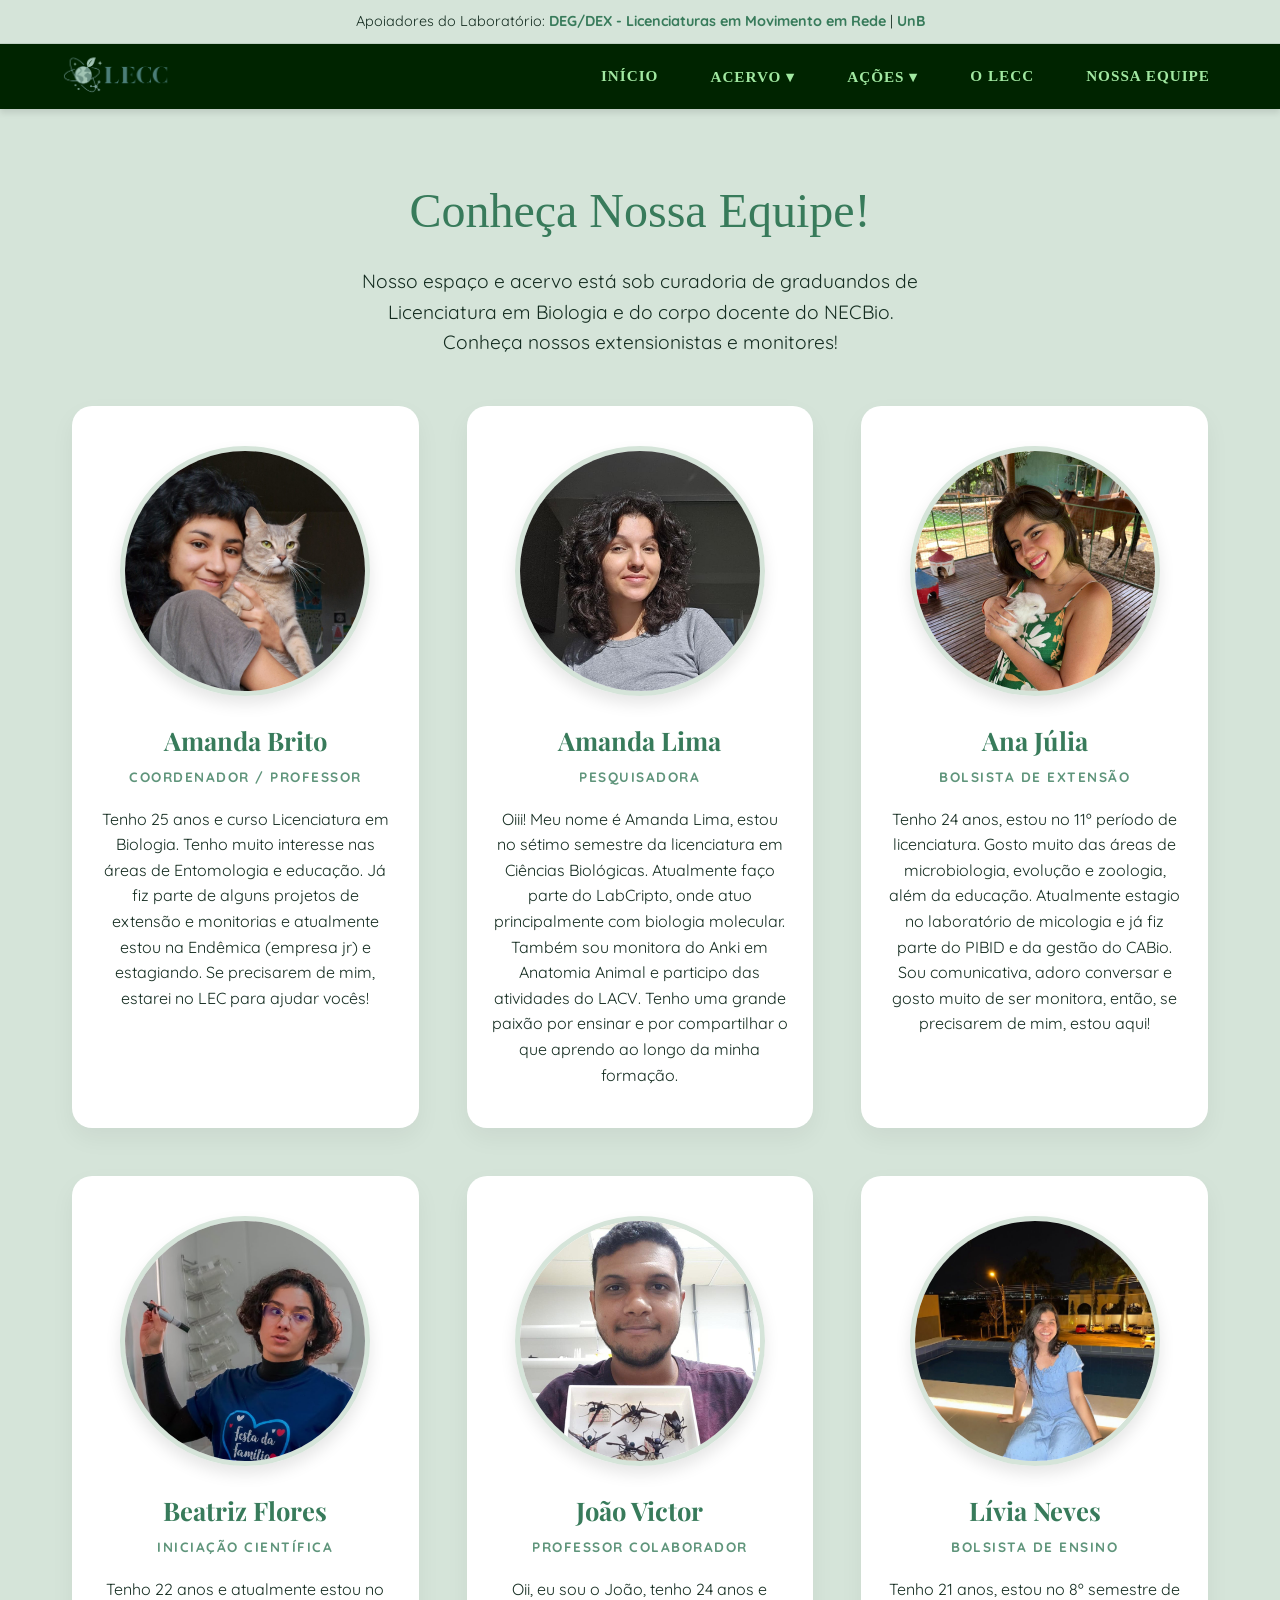
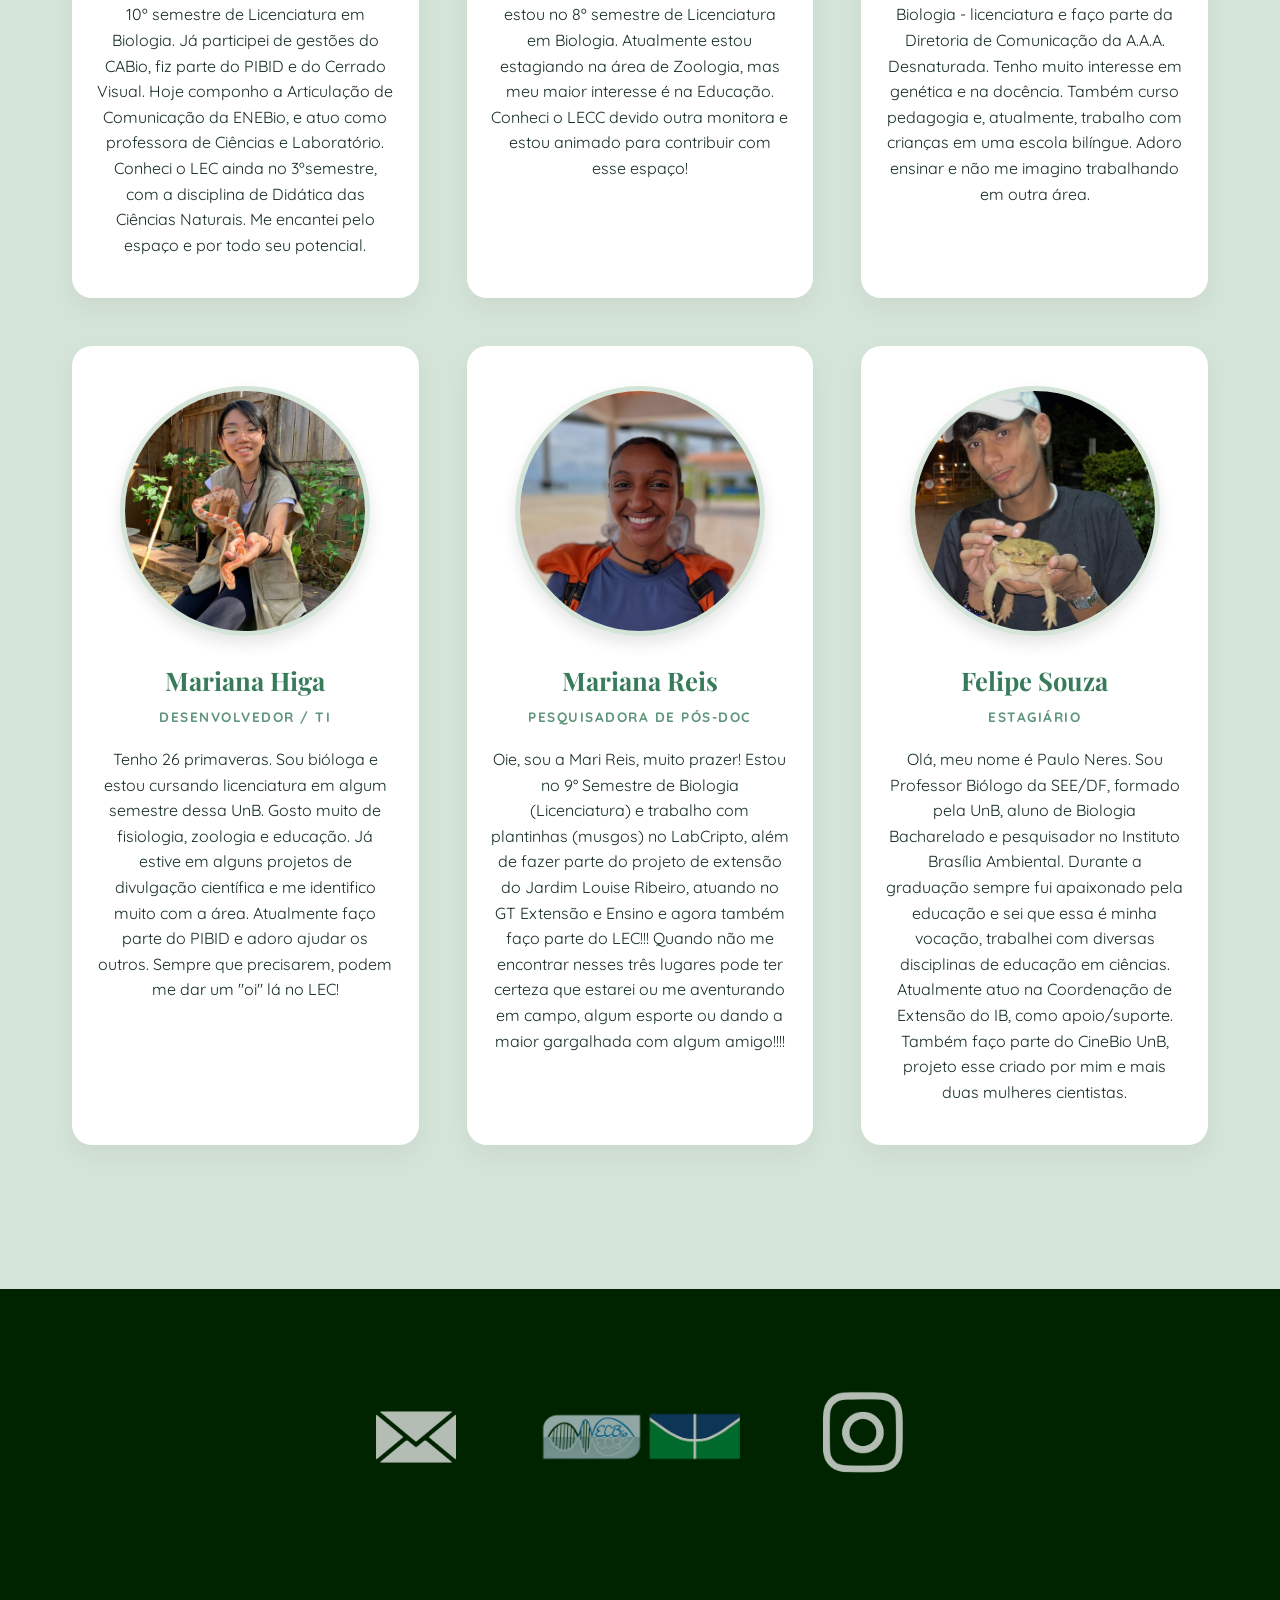
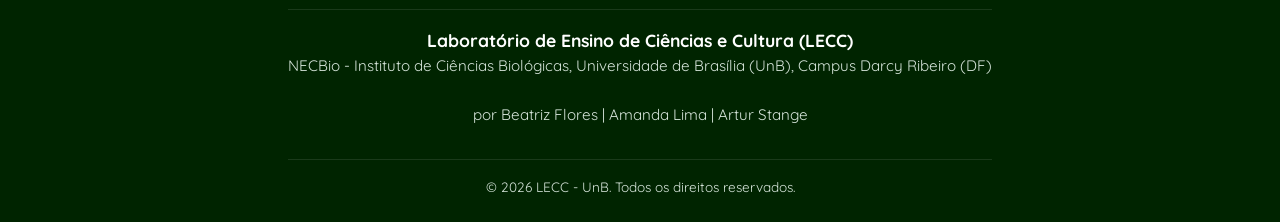
<file: pages/equipe.html>
<!DOCTYPE html>
<html lang="pt-BR">

<style>
@import url('https://fonts.googleapis.com/css2?family=Caveat:wght@400..700&family=Quicksand:wght@300..700&display=swap');
@import url('https://fonts.googleapis.com/css2?family=Playfair+Display:ital,wght@0,400..900;1,400..900&display=swap');
@import url('https://fonts.googleapis.com/css2?family=Bodoni+Moda:ital,opsz,wght@0,6..96,400..900;1,6..96,400..900&display=swap');
</style>

<head>
    <meta charset="UTF-8">
    <meta name="viewport" content="width=device-width, initial-scale=1.0">
    <title>LECC - UnB</title>
    <!-- Links para os estilos -->
    <link rel="stylesheet" href="../css/global.css">
    <link rel="stylesheet" href="../css/componentes.css">
</head>
<body>

    <!-- Topbar Apoiadores -->
    <section class="topbar-apoiadores">
        <p>Apoiadores do Laboratório: <span>DEG/DEX - Licenciaturas em Movimento em Rede</span> | <span>UnB</span></p>
    </section>

    <!-- Header com Logo à esquerda e Menu à direita -->
    <header class="header-principal">
        <div class="header-wrapper">
            <!-- Espaço do Logo do LECC -->
            <a href="../index.html" class="logo-lecc">
                <img src="/assets/icons/icon-lecc.png" alt="Logo LECC" class="logo-img">
            </a>

            <nav>
                <ul class="nav-menu">
                    <li><a href="../index.html" class="nav-link">Início</a></li>
                    
                    <li class="dropdown">
                        <button class="dropdown-btn" onclick="toggleDropdown('drop-acervo', event)">Acervo ▾</button>
                        <ul class="dropdown-content" id="drop-acervo">
                            <li><a href="acervo.html">Como Funciona?</a></li>
                            <li><a href="jogos.html">Jogos</a></li>
                            <li><a href="livros.html">Livros</a></li>
                            <li><a href="modelos-didaticos.html">Modelos Didáticos</a></li>
                            <li><a href="propostas-didaticas.html">Propostas Didáticas</a></li>
                        </ul>
                    </li>

                    <li class="dropdown">
                        <button class="dropdown-btn" onclick="toggleDropdown('drop-acoes', event)">Ações ▾</button>
                        <ul class="dropdown-content" id="drop-acoes">
                            <li><a href="noite-jogos.html">Noite de Jogos</a></li>
                            <li><a href="leituras-lecc.html">Leituras LECC</a></li>
                            <li><a href="projetos-extensao.html">Projetos de Extensão</a></li>
                        </ul>
                    </li>

                    <li><a href="o-lecc.html" class="nav-link">O LECC</a></li>
                    <li><a href="equipe.html" class="nav-link">Nossa Equipe</a></li>
                </ul>
            </nav>
        </div>
    </header>

    <main class="container-principal">
        <section class="hero" style="min-height: auto; margin-bottom: 2rem;">
            <h1>Conheça Nossa Equipe!</h1>
            <p>Nosso espaço e acervo está sob curadoria de graduandos de Licenciatura em Biologia e do corpo 
                docente do NECBio.
            </p>
            <p>Conheça nossos extensionistas e monitores!</p>
        </section>

        <section class="secao-equipe">
            <div class="grid-equipe">
                
                <article class="card-equipe">
                    <img src="/assets/equipe/amanda-brito-foto.jpg" alt="Foto do Membro 1" class="foto-equipe">
                    <h3 class="nome-equipe">Amanda Brito</h3>
                    <span class="cargo-equipe">Coordenador / Professor</span>
                    <p class="bio-equipe">Tenho 25 anos e curso Licenciatura em Biologia. Tenho muito interesse nas áreas de Entomologia e educação. Já fiz parte de alguns projetos de extensão e monitorias e atualmente estou na Endêmica (empresa jr) e estagiando. Se precisarem de mim, estarei no LEC para ajudar vocês!</p>
                </article>

                <article class="card-equipe">
                    <img src="/assets/equipe/amanda-lima-foto.jpg" alt="Foto do Membro 2" class="foto-equipe">
                    <h3 class="nome-equipe">Amanda Lima</h3>
                    <span class="cargo-equipe">Pesquisadora</span>
                    <p class="bio-equipe">Oiii! Meu nome é Amanda Lima, estou no sétimo semestre da licenciatura em Ciências Biológicas. Atualmente faço parte do LabCripto, onde atuo principalmente com biologia molecular. Também sou monitora do Anki em Anatomia Animal e participo das atividades do LACV. Tenho uma grande paixão por ensinar e por compartilhar o que aprendo ao longo da minha formação.</p>
                </article>

                <article class="card-equipe">
                    <img src="/assets/equipe/ana-julia-foto.jpg" alt="Foto do Membro 3" class="foto-equipe">
                    <h3 class="nome-equipe">Ana Júlia</h3>
                    <span class="cargo-equipe">Bolsista de Extensão</span>
                    <p class="bio-equipe">Tenho 24 anos, estou no 11º período de licenciatura. Gosto muito das áreas de microbiologia, evolução e zoologia, além da educação. Atualmente estagio no laboratório de micologia e já fiz parte do PIBID e da gestão do CABio. Sou comunicativa, adoro conversar e gosto muito de ser monitora, então, se precisarem de mim,  estou aqui!</p>
                </article>

                <article class="card-equipe">
                    <img src="/assets/equipe/beatri-flores-foto.jpg" alt="Foto do Membro" class="foto-equipe">
                    <h3 class="nome-equipe">Beatriz Flores</h3>
                    <span class="cargo-equipe">Iniciação Científica</span>
                    <p class="bio-equipe">Tenho 22 anos e atualmente estou no 10º semestre de Licenciatura em Biologia. Já participei de gestões do CABio, fiz parte do PIBID e do Cerrado Visual. Hoje componho a Articulação de Comunicação da ENEBio, e atuo como professora de Ciências e Laboratório. Conheci o LEC ainda no 3ºsemestre, com a disciplina de Didática das Ciências Naturais. Me encantei pelo espaço e por todo seu potencial.</p>
                </article>

                <article class="card-equipe">
                    <img src="/assets/equipe/joão-victor-foto.jpg" alt="Foto do Membro" class="foto-equipe">
                    <h3 class="nome-equipe">João Victor</h3>
                    <span class="cargo-equipe">Professor Colaborador</span>
                    <p class="bio-equipe">Oii, eu sou o João, tenho 24 anos e estou no 8º semestre de Licenciatura em Biologia. Atualmente estou estagiando na área de Zoologia, mas meu maior interesse é na Educação. Conheci o LECC devido outra monitora e estou animado para contribuir com esse espaço!</p>
                </article>

                <article class="card-equipe">
                    <img src="/assets/equipe/livia-neves-foto.jpg" alt="Foto do Membro" class="foto-equipe">
                    <h3 class="nome-equipe">Lívia Neves</h3>
                    <span class="cargo-equipe">Bolsista de Ensino</span>
                    <p class="bio-equipe">Tenho 21 anos, estou no 8º semestre de Biologia - licenciatura e faço parte da Diretoria de Comunicação da A.A.A. Desnaturada. Tenho muito interesse em genética e na docência. Também curso pedagogia e, atualmente, trabalho com crianças em uma escola bilíngue. Adoro ensinar e não me imagino trabalhando em outra área.</p>
                </article>

                <article class="card-equipe">
                    <img src="/assets/equipe/mariana-higa-foto.jpg" alt="Foto do Membro" class="foto-equipe">
                    <h3 class="nome-equipe">Mariana Higa</h3>
                    <span class="cargo-equipe">Desenvolvedor / TI</span>
                    <p class="bio-equipe">Tenho 26 primaveras. Sou bióloga e estou cursando licenciatura em algum semestre dessa UnB. Gosto muito de fisiologia, zoologia e educação. Já estive em alguns projetos de divulgação científica e me identifico muito com a área. Atualmente faço parte do PIBID e adoro ajudar os outros. Sempre que precisarem, podem me dar um "oi" lá no LEC!</p>
                </article>

                <article class="card-equipe">
                    <img src="/assets/equipe/mariana-reis-foto.jpg" alt="Foto do Membro" class="foto-equipe">
                    <h3 class="nome-equipe">Mariana Reis</h3>
                    <span class="cargo-equipe">Pesquisadora de Pós-Doc</span>
                    <p class="bio-equipe">Oie, sou a Mari Reis, muito prazer! Estou no 9° Semestre de Biologia (Licenciatura) e trabalho com plantinhas (musgos) no LabCripto, além de fazer parte do projeto de extensão do Jardim Louise Ribeiro, atuando no GT Extensão e Ensino e agora também faço parte do LEC!!! Quando não me encontrar nesses três lugares pode ter certeza que estarei ou me aventurando em campo, algum esporte ou dando a maior gargalhada com algum amigo!!!!</p>
                </article>

                <article class="card-equipe">
                    <img src="/assets/equipe/paulo-neres-foto.jpg" alt="Foto do Membro" class="foto-equipe">
                    <h3 class="nome-equipe">Felipe Souza</h3>
                    <span class="cargo-equipe">Estagiário</span>
                    <p class="bio-equipe">Olá, meu nome é Paulo Neres. Sou Professor Biólogo da SEE/DF, formado pela UnB, aluno de Biologia Bacharelado e pesquisador no Instituto Brasília Ambiental. Durante a graduação sempre fui apaixonado pela educação e sei que essa é minha vocação, trabalhei com diversas disciplinas de educação em ciências. Atualmente atuo na Coordenação de Extensão do IB, como apoio/suporte. Também faço parte do CineBio UnB, projeto esse criado por mim e mais duas mulheres cientistas.</p>
                </article>

            </div>
        </section>
    </main>
    
    <footer class="rodape-principal">
        <div class="rodape-container">      
            <div class="rodape-icones">
                <a href="https://mail.google.com/mail/u/0/?fs=1&tf=cm&source=mailto&to=lecunb.necbio@gmail.com" aria-label="E-mail" class="icone-link">
                    <img src="../assets/icons/email-icon.png" alt="E-mail do LECC">
                </a>

                <a href="https://necbio.unb.br/" aria-label="Localização" class="icone-link">
                    <img src="../assets/icons/icon-ecbio-unb.png" alt="Localização do LECC">
                </a>

                <a href="https://www.instagram.com/p/DJuRSggRWqI/" aria-label="Instagram" class="icone-link">
                    <img src="../assets/icons/insta-icon.png" alt="Instagram do LECC">
                </a>
            </div>

            <div class="rodape-texto">
                <p class="sep-line"></p>
                <p><strong>Laboratório de Ensino de Ciências e Cultura (LECC)</strong></p>
                <p>NECBio - Instituto de Ciências Biológicas, Universidade de Brasília (UnB), Campus Darcy Ribeiro (DF)</p>
                <br>
                <p>por Beatriz Flores | Amanda Lima | Artur Stange</p>
                <p class="sep-line">© 2026 LECC - UnB. Todos os direitos reservados.</p>
            </div>
        </div>
    </footer>

    <script src="../js/global.js"></script>
    <script src="../js/animacoes.js"></script>


</body>
</html>
</file>
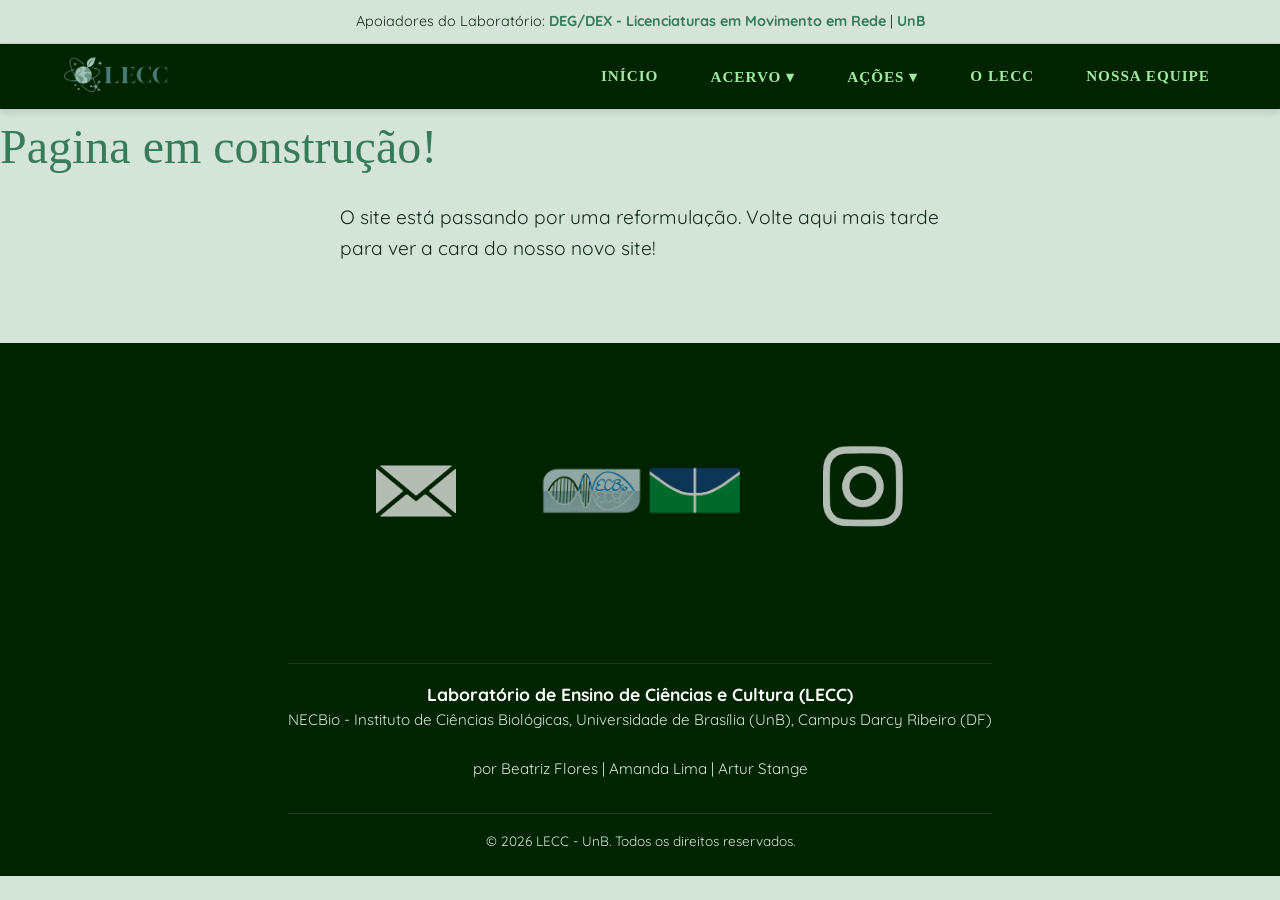
<file: pages/leituras-lecc.html>
<!DOCTYPE html>
<html lang="pt-BR">

<style>
@import url('https://fonts.googleapis.com/css2?family=Caveat:wght@400..700&family=Quicksand:wght@300..700&display=swap');
@import url('https://fonts.googleapis.com/css2?family=Playfair+Display:ital,wght@0,400..900;1,400..900&display=swap');
@import url('https://fonts.googleapis.com/css2?family=Bodoni+Moda:ital,opsz,wght@0,6..96,400..900;1,6..96,400..900&display=swap');
</style>

<head>
    <meta charset="UTF-8">
    <meta name="viewport" content="width=device-width, initial-scale=1.0">
    <title>LECC - UnB</title>
    <!-- Links para os estilos -->
    <link rel="stylesheet" href="../css/global.css">
    <link rel="stylesheet" href="../css/componentes.css">
</head>
<body>

    <!-- Topbar Apoiadores -->
    <section class="topbar-apoiadores">
        <p>Apoiadores do Laboratório: <span>DEG/DEX - Licenciaturas em Movimento em Rede</span> | <span>UnB</span></p>
    </section>

    <!-- Header com Logo à esquerda e Menu à direita -->
    <header class="header-principal">
        <div class="header-wrapper">
            <!-- Espaço do Logo do LECC -->
            <a href="../index.html" class="logo-lecc">
                <img src="/assets/icons/icon-lecc.png" alt="Logo LECC" class="logo-img">
            </a>

            <nav>
                <ul class="nav-menu">
                    <li><a href="../index.html" class="nav-link">Início</a></li>
                    
                    <li class="dropdown">
                        <button class="dropdown-btn" onclick="toggleDropdown('drop-acervo', event)">Acervo ▾</button>
                        <ul class="dropdown-content" id="drop-acervo">
                            <li><a href="acervo.html">Como Funciona?</a></li>
                            <li><a href="jogos.html">Jogos</a></li>
                            <li><a href="livros.html">Livros</a></li>
                            <li><a href="modelos-didaticos.html">Modelos Didáticos</a></li>
                            <li><a href="propostas-didaticas.html">Propostas Didáticas</a></li>
                        </ul>
                    </li>

                    <li class="dropdown">
                        <button class="dropdown-btn" onclick="toggleDropdown('drop-acoes', event)">Ações ▾</button>
                        <ul class="dropdown-content" id="drop-acoes">
                            <li><a href="noite-jogos.html">Noite de Jogos</a></li>
                            <li><a href="leituras-lecc.html">Leituras LECC</a></li>
                            <li><a href="projetos-extensao.html">Projetos de Extensão</a></li>
                        </ul>
                    </li>

                    <li><a href="o-lecc.html" class="nav-link">O LECC</a></li>
                    <li><a href="equipe.html" class="nav-link">Nossa Equipe</a></li>
                </ul>
            </nav>
        </div>
    </header>

    <main>
        <section class="hero" style="min-height: auto; margin-bottom: 4rem;">
            <h1>Pagina em construção!</h1>
            <p>O site está passando por uma reformulação. Volte aqui mais tarde para ver a cara do nosso novo site!</p>
        </section>
    </main>


    <footer class="rodape-principal">
        <div class="rodape-container">      
            <div class="rodape-icones">
                <a href="https://mail.google.com/mail/u/0/?fs=1&tf=cm&source=mailto&to=lecunb.necbio@gmail.com" aria-label="E-mail" class="icone-link">
                    <img src="../assets/icons/email-icon.png" alt="E-mail do LECC">
                </a>

                <a href="https://necbio.unb.br/" aria-label="Localização" class="icone-link">
                    <img src="../assets/icons/icon-ecbio-unb.png" alt="Localização do LECC">
                </a>

                <a href="https://www.instagram.com/p/DJuRSggRWqI/" aria-label="Instagram" class="icone-link">
                    <img src="../assets/icons/insta-icon.png" alt="Instagram do LECC">
                </a>
            </div>

            <div class="rodape-texto">
                <p class="sep-line"></p>
                <p><strong>Laboratório de Ensino de Ciências e Cultura (LECC)</strong></p>
                <p>NECBio - Instituto de Ciências Biológicas, Universidade de Brasília (UnB), Campus Darcy Ribeiro (DF)</p>
                <br>
                <p>por Beatriz Flores | Amanda Lima | Artur Stange</p>
                <p class="sep-line">© 2026 LECC - UnB. Todos os direitos reservados.</p>
            </div>
        </div>
    </footer>

    <script src="../js/global.js"></script>
    <script src="../js/animacoes.js"></script>

</body>
</html>
</file>
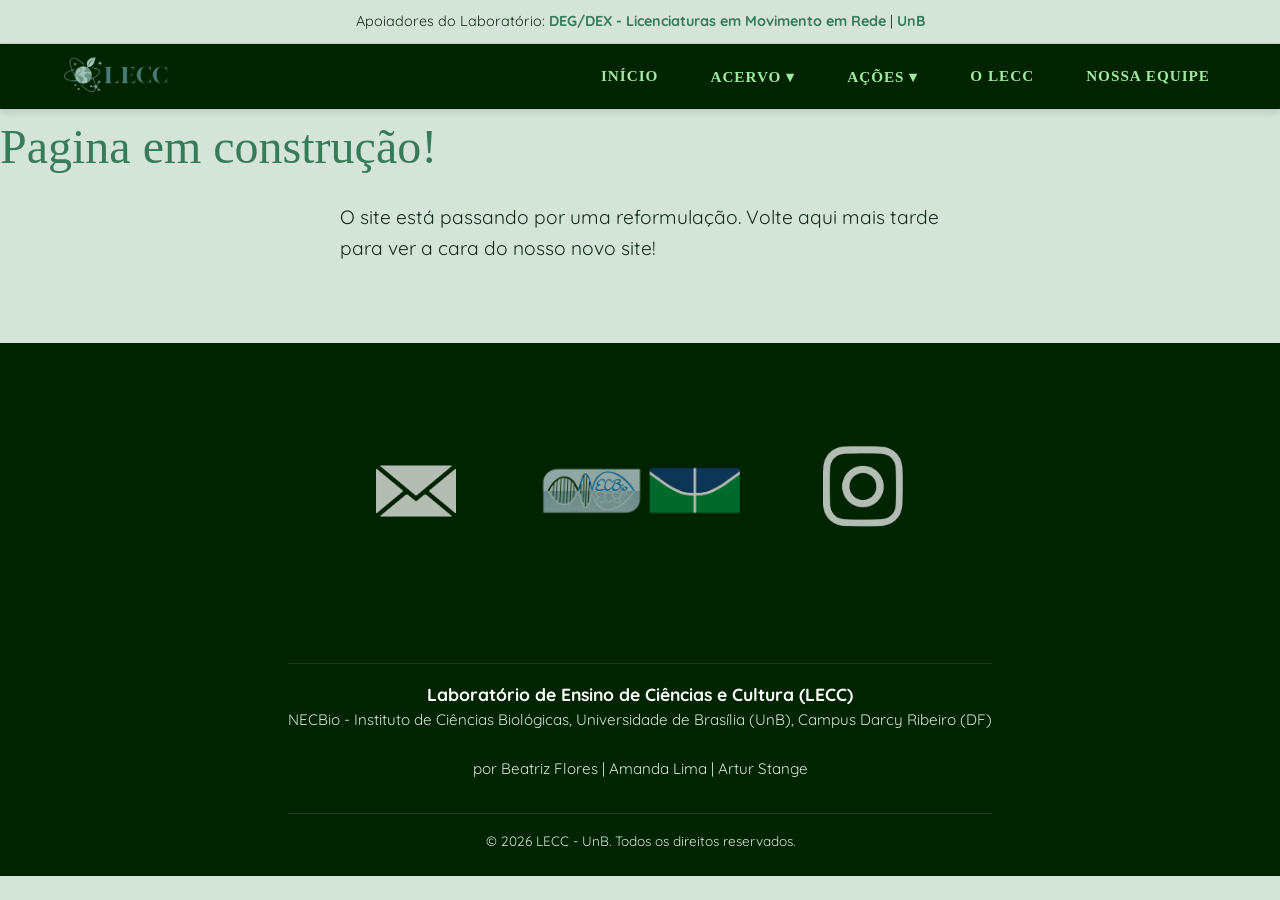
<file: pages/livros.html>
<!DOCTYPE html>
<html lang="pt-BR">

<style>
@import url('https://fonts.googleapis.com/css2?family=Caveat:wght@400..700&family=Quicksand:wght@300..700&display=swap');
@import url('https://fonts.googleapis.com/css2?family=Playfair+Display:ital,wght@0,400..900;1,400..900&display=swap');
@import url('https://fonts.googleapis.com/css2?family=Bodoni+Moda:ital,opsz,wght@0,6..96,400..900;1,6..96,400..900&display=swap');
</style>

<head>
    <meta charset="UTF-8">
    <meta name="viewport" content="width=device-width, initial-scale=1.0">
    <title>LECC - UnB</title>
    <!-- Links para os estilos -->
    <link rel="stylesheet" href="../css/global.css">
    <link rel="stylesheet" href="../css/componentes.css">
</head>
<body>

    <!-- Topbar Apoiadores -->
    <section class="topbar-apoiadores">
        <p>Apoiadores do Laboratório: <span>DEG/DEX - Licenciaturas em Movimento em Rede</span> | <span>UnB</span></p>
    </section>

    <!-- Header com Logo à esquerda e Menu à direita -->
    <header class="header-principal">
        <div class="header-wrapper">
            <!-- Espaço do Logo do LECC -->
            <a href="../index.html" class="logo-lecc">
                <img src="/assets/icons/icon-lecc.png" alt="Logo LECC" class="logo-img">
            </a>

            <nav>
                <ul class="nav-menu">
                    <li><a href="../index.html" class="nav-link">Início</a></li>
                    
                    <li class="dropdown">
                        <button class="dropdown-btn" onclick="toggleDropdown('drop-acervo', event)">Acervo ▾</button>
                        <ul class="dropdown-content" id="drop-acervo">
                            <li><a href="acervo.html">Como Funciona?</a></li>
                            <li><a href="jogos.html">Jogos</a></li>
                            <li><a href="livros.html">Livros</a></li>
                            <li><a href="modelos-didaticos.html">Modelos Didáticos</a></li>
                            <li><a href="propostas-didaticas.html">Propostas Didáticas</a></li>
                        </ul>
                    </li>

                    <li class="dropdown">
                        <button class="dropdown-btn" onclick="toggleDropdown('drop-acoes', event)">Ações ▾</button>
                        <ul class="dropdown-content" id="drop-acoes">
                            <li><a href="noite-jogos.html">Noite de Jogos</a></li>
                            <li><a href="leituras-lecc.html">Leituras LECC</a></li>
                            <li><a href="projetos-extensao.html">Projetos de Extensão</a></li>
                        </ul>
                    </li>

                    <li><a href="o-lecc.html" class="nav-link">O LECC</a></li>
                    <li><a href="equipe.html" class="nav-link">Nossa Equipe</a></li>
                </ul>
            </nav>
        </div>
    </header>

    <main>
        <section class="hero" style="min-height: auto; margin-bottom: 4rem;">
            <h1>Pagina em construção!</h1>
            <p>O site está passando por uma reformulação. Volte aqui mais tarde para ver a cara do nosso novo site!</p>
        </section>
    </main>

    <footer class="rodape-principal">
        <div class="rodape-container">      
            <div class="rodape-icones">
                <a href="https://mail.google.com/mail/u/0/?fs=1&tf=cm&source=mailto&to=lecunb.necbio@gmail.com" aria-label="E-mail" class="icone-link">
                    <img src="../assets/icons/email-icon.png" alt="E-mail do LECC">
                </a>

                <a href="https://necbio.unb.br/" aria-label="Localização" class="icone-link">
                    <img src="../assets/icons/icon-ecbio-unb.png" alt="Localização do LECC">
                </a>

                <a href="https://www.instagram.com/p/DJuRSggRWqI/" aria-label="Instagram" class="icone-link">
                    <img src="../assets/icons/insta-icon.png" alt="Instagram do LECC">
                </a>
            </div>

            <div class="rodape-texto">
                <p class="sep-line"></p>
                <p><strong>Laboratório de Ensino de Ciências e Cultura (LECC)</strong></p>
                <p>NECBio - Instituto de Ciências Biológicas, Universidade de Brasília (UnB), Campus Darcy Ribeiro (DF)</p>
                <br>
                <p>por Beatriz Flores | Amanda Lima | Artur Stange</p>
                <p class="sep-line">© 2026 LECC - UnB. Todos os direitos reservados.</p>
            </div>
        </div>
    </footer>

    <script src="../js/global.js"></script>
    <script src="../js/animacoes.js"></script>


</body>
</html>
</file>
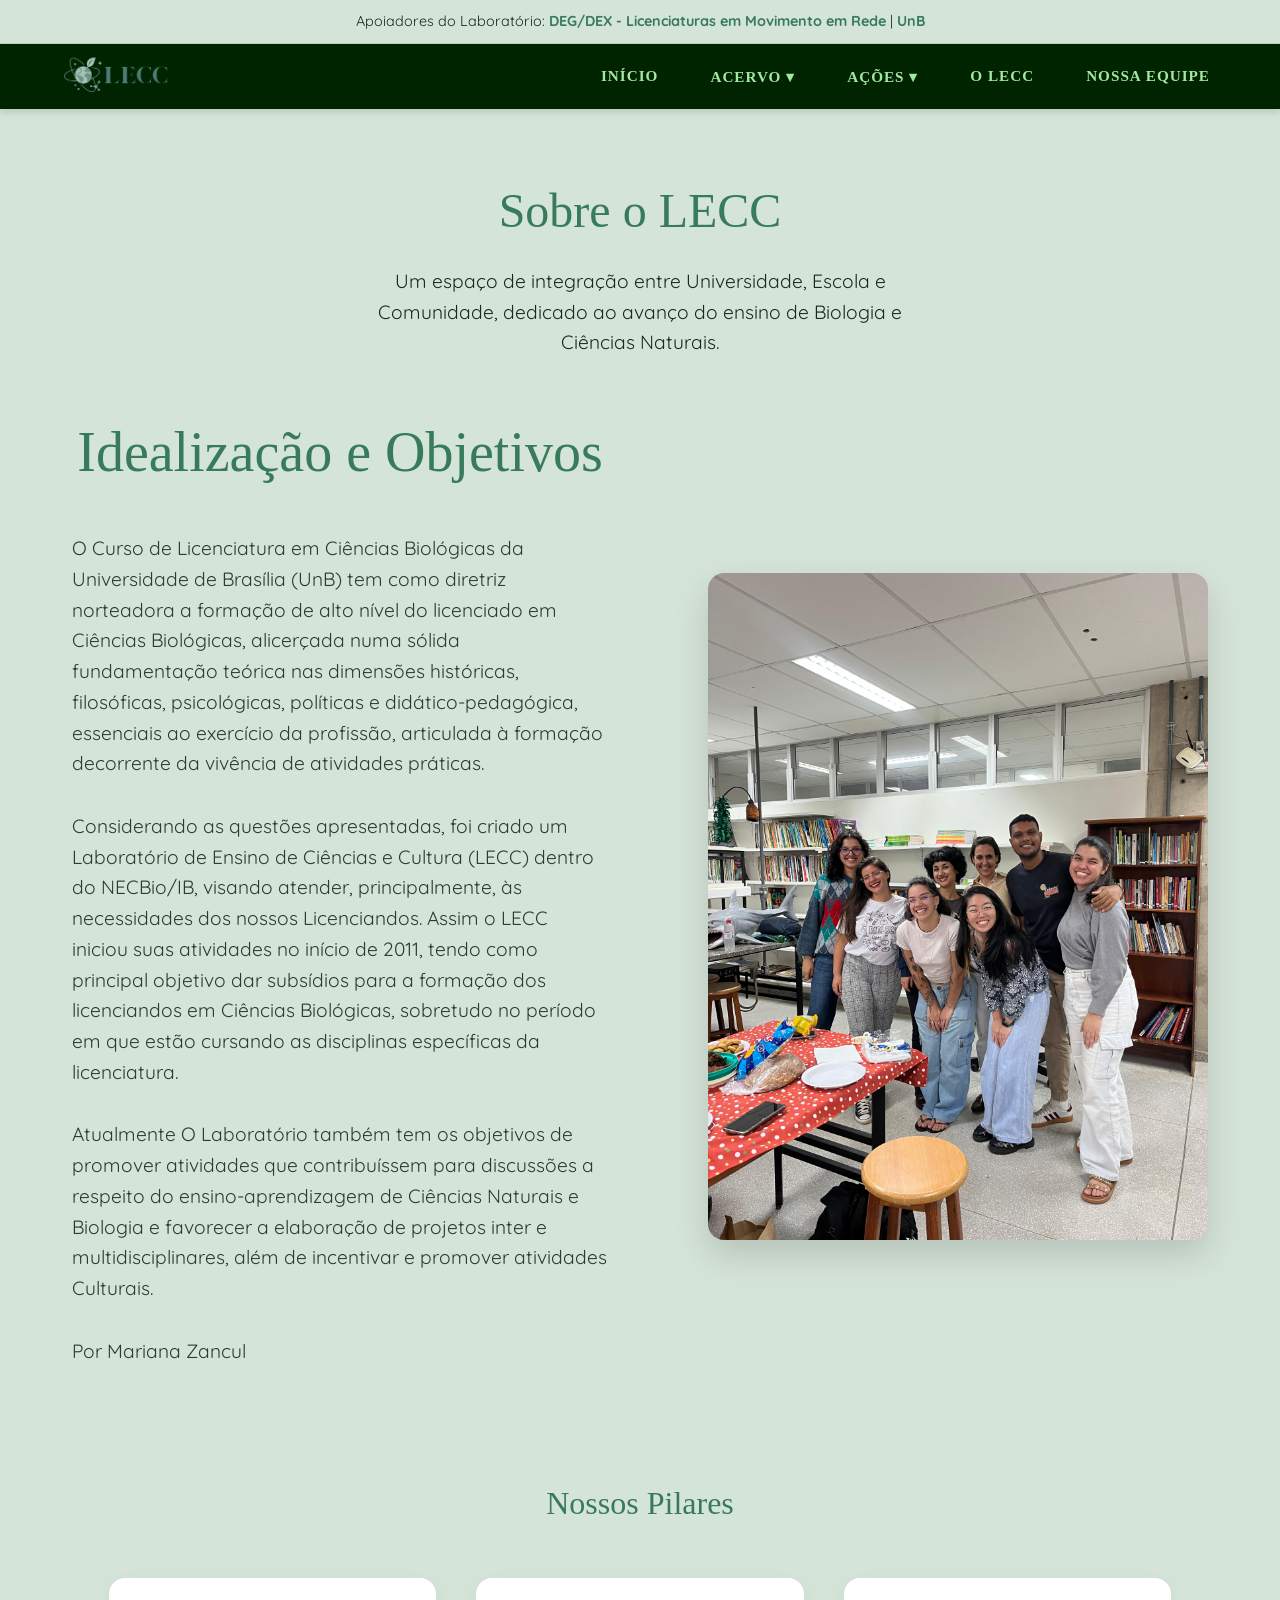
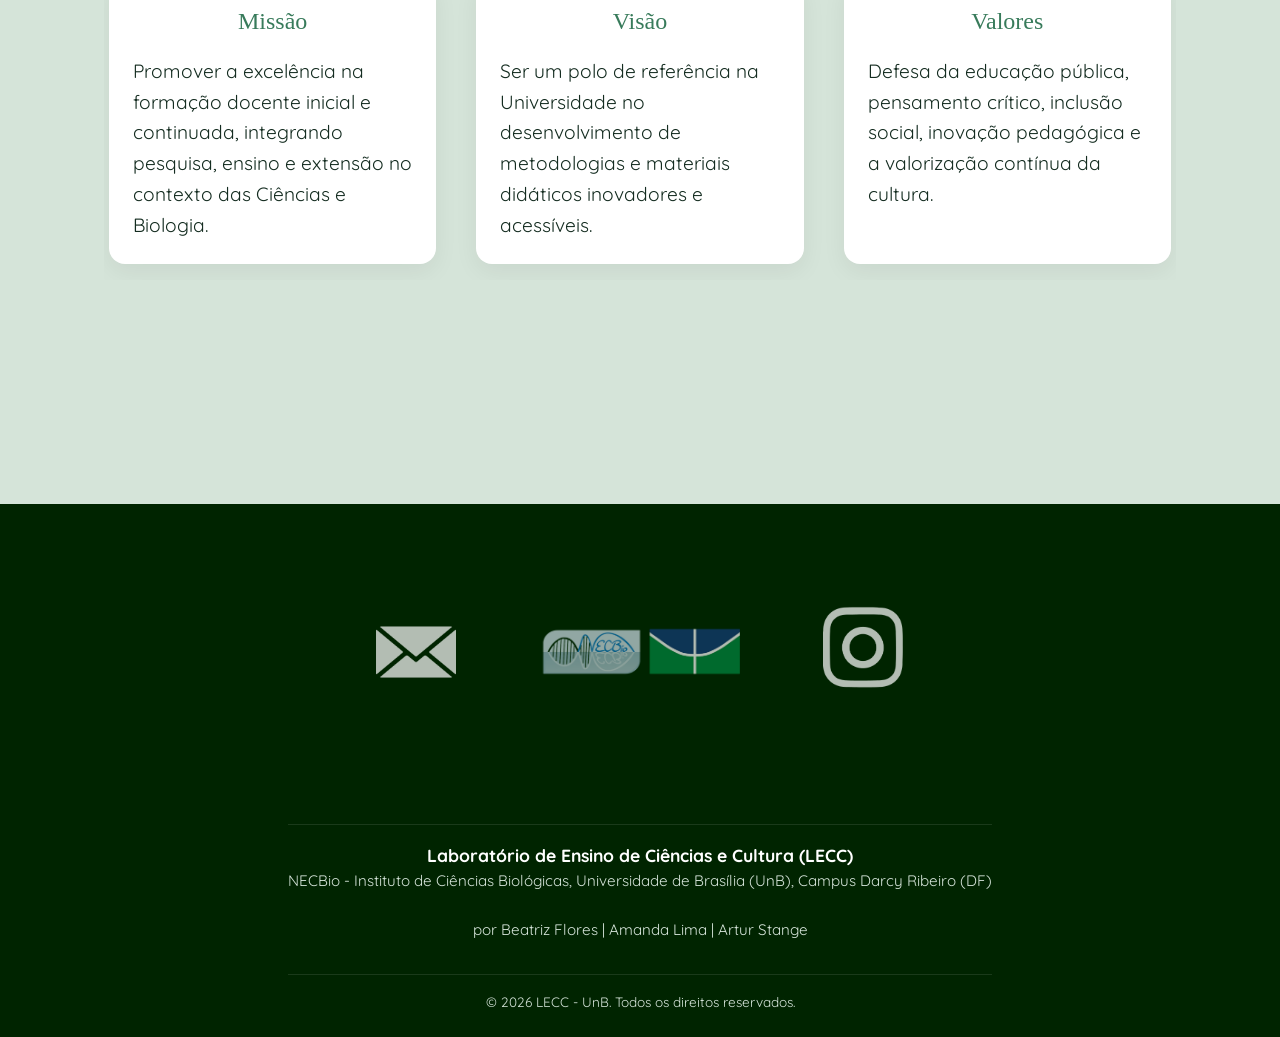
<file: pages/o-lecc.html>
<!DOCTYPE html>
<html lang="pt-BR">

<style>
@import url('https://fonts.googleapis.com/css2?family=Caveat:wght@400..700&family=Quicksand:wght@300..700&display=swap');
@import url('https://fonts.googleapis.com/css2?family=Playfair+Display:ital,wght@0,400..900;1,400..900&display=swap');
@import url('https://fonts.googleapis.com/css2?family=Bodoni+Moda:ital,opsz,wght@0,6..96,400..900;1,6..96,400..900&display=swap');
</style>

<head>
    <meta charset="UTF-8">
    <meta name="viewport" content="width=device-width, initial-scale=1.0">
    <title>LECC - UnB</title>
    <!-- Links para os estilos -->
    <link rel="stylesheet" href="../css/global.css">
    <link rel="stylesheet" href="../css/componentes.css">
</head>
<body>

    <!-- Topbar Apoiadores -->
    <section class="topbar-apoiadores">
        <p>Apoiadores do Laboratório: <span>DEG/DEX - Licenciaturas em Movimento em Rede</span> | <span>UnB</span></p>
    </section>

    <!-- Header com Logo à esquerda e Menu à direita -->
    <header class="header-principal">
        <div class="header-wrapper">
            <!-- Espaço do Logo do LECC -->
            <a href="../index.html" class="logo-lecc">
                <img src="/assets/icons/icon-lecc.png" alt="Logo LECC" class="logo-img">
            </a>

            <nav>
                <ul class="nav-menu">
                    <li><a href="../index.html" class="nav-link">Início</a></li>
                    
                    <li class="dropdown">
                        <button class="dropdown-btn" onclick="toggleDropdown('drop-acervo', event)">Acervo ▾</button>
                        <ul class="dropdown-content" id="drop-acervo">
                            <li><a href="acervo.html">Como Funciona?</a></li>
                            <li><a href="jogos.html">Jogos</a></li>
                            <li><a href="livros.html">Livros</a></li>
                            <li><a href="modelos-didaticos.html">Modelos Didáticos</a></li>
                            <li><a href="propostas-didaticas.html">Propostas Didáticas</a></li>
                        </ul>
                    </li>

                    <li class="dropdown">
                        <button class="dropdown-btn" onclick="toggleDropdown('drop-acoes', event)">Ações ▾</button>
                        <ul class="dropdown-content" id="drop-acoes">
                            <li><a href="noite-jogos.html">Noite de Jogos</a></li>
                            <li><a href="leituras-lecc.html">Leituras LECC</a></li>
                            <li><a href="projetos-extensao.html">Projetos de Extensão</a></li>
                        </ul>
                    </li>

                    <li><a href="o-lecc.html" class="nav-link">O LECC</a></li>
                    <li><a href="equipe.html" class="nav-link">Nossa Equipe</a></li>
                </ul>
            </nav>
        </div>
    </header>

    <main class="container-principal">
        
        <section class="hero" style="min-height: auto; margin-bottom: 4rem;">
            <h1>Sobre o LECC</h1>
            <p>Um espaço de integração entre Universidade, Escola e Comunidade, dedicado ao avanço do ensino de Biologia e Ciências Naturais.</p>
        </section>

        <section class="apresentacao">
            <div class="texto-apresentacao">
                <center><h1>Idealização e Objetivos</h1></center>
                <br>
                <p>O Curso de Licenciatura em Ciências Biológicas da Universidade de Brasília (UnB) 
                    tem como diretriz norteadora a formação de alto nível do licenciado em Ciências Biológicas, 
                    alicerçada numa sólida fundamentação teórica nas dimensões históricas, filosóficas, 
                    psicológicas, políticas e didático-pedagógica, essenciais ao exercício da profissão, 
                    articulada à formação decorrente da vivência de atividades práticas.</p>

                <p>Considerando as questões apresentadas, foi criado um Laboratório de Ensino de Ciências e 
                    Cultura (LECC) dentro do NECBio/IB, visando atender, principalmente, às necessidades dos 
                    nossos Licenciandos. Assim o LECC iniciou suas atividades no início de 2011, tendo como 
                    principal objetivo dar subsídios para a formação dos licenciandos em Ciências Biológicas, 
                    sobretudo no período em que estão cursando as disciplinas específicas da licenciatura.</p> 

                <p>Atualmente O Laboratório também tem os objetivos de promover atividades que contribuíssem 
                    para discussões a respeito do ensino-aprendizagem de Ciências Naturais e Biologia e 
                    favorecer a elaboração de projetos inter e multidisciplinares, além de incentivar e 
                    promover atividades Culturais.</p>

                <p>Por Mariana Zancul</p>

            </div>
            
            <div style="flex: 1; text-align: right;">
                <img src="/assets/imagens-lab/equipe01.jpg" alt="Espaço físico do LECC" class="imagem-simples">
            </div>
        </section>

        <section class="secao-cards">
            <h2 class="titulo-secao">Nossos Pilares</h2>
            <div class="cards-carrossel">
                <div class="cards-view">
                    <div class="cards-container" id="slider-cards">
                        <article class="card">
                            <div class="card-conteudo">
                                <h2 style="text-align: center">Missão</h2>
                                <p style="font-size:1.2rem">Promover a excelência na formação docente inicial e continuada, integrando pesquisa, ensino e extensão no contexto das Ciências e Biologia.</p>
                            </div>
                        </article>

                        <article class="card">
                            <div class="card-conteudo">
                                <h2 style="text-align: center">Visão</h2>
                                <p style="font-size:1.2rem">Ser um polo de referência na Universidade no desenvolvimento de metodologias e materiais didáticos inovadores e acessíveis.</p>
                            </div>
                        </article>

                        <article class="card">
                            <div class="card-conteudo">
                                <h2 style="text-align: center">Valores</h2>
                                <p style="font-size:1.2rem">Defesa da educação pública, pensamento crítico, inclusão social, inovação pedagógica e a valorização contínua da cultura.</p>
                             </div>
                        </article>
                      </div>
                </div>
            </div>
        </section>
    </main>

    <footer class="rodape-principal">
        <div class="rodape-container">      
            <div class="rodape-icones">
                <a href="https://mail.google.com/mail/u/0/?fs=1&tf=cm&source=mailto&to=lecunb.necbio@gmail.com" aria-label="E-mail" class="icone-link">
                    <img src="../assets/icons/email-icon.png" alt="E-mail do LECC">
                </a>

                <a href="https://necbio.unb.br/" aria-label="Localização" class="icone-link">
                    <img src="../assets/icons/icon-ecbio-unb.png" alt="Localização do LECC">
                </a>

                <a href="https://www.instagram.com/p/DJuRSggRWqI/" aria-label="Instagram" class="icone-link">
                    <img src="../assets/icons/insta-icon.png" alt="Instagram do LECC">
                </a>
            </div>

            <div class="rodape-texto">
                <p class="sep-line"></p>
                <p><strong>Laboratório de Ensino de Ciências e Cultura (LECC)</strong></p>
                <p>NECBio - Instituto de Ciências Biológicas, Universidade de Brasília (UnB), Campus Darcy Ribeiro (DF)</p>
                <br>
                <p>por Beatriz Flores | Amanda Lima | Artur Stange</p>
                <p class="sep-line">© 2026 LECC - UnB. Todos os direitos reservados.</p>
            </div>
        </div>
    </footer>

    <script src="../js/global.js"></script>
    <script src="../js/animacoes.js"></script>


</body>
</html>
</file>
<file: css/global.css>
/* Variáveis de Cores do Projeto */
:root {
    --cor-fundo: #d5e4d9;
    --cor-titulo: #387b5b;
    --cor-texto: #142c20;
    --cor-header: #002400;
    --cor-header-hover: #333333;
    --cor-branca: #ffffff;
    --cor-texto-header:#a1e8a1;
}

.quicksand {
  font-family: "Quicksand", sans-serif;
  font-optical-sizing: auto;
  font-weight: 500;
  font-style: normal;
}

.playfair-display {
  font-family: "Playfair Display", serif;
  font-optical-sizing: auto;
  font-weight: 600;
  font-style: normal;
}

.bodoni-moda {
  font-family: "Bodoni Moda", serif;
  font-optical-sizing: auto;
  font-weight: 600;
  font-style: normal;
}

/* Reset Básico */
* {
    margin: 0;
    padding: 0;
    box-sizing: border-box;
    font-family: 'Quicksand', Roboto, Helvetica, Arial, sans-serif;
}

/* Estilo do Corpo da Página */
body {
    background-color: var(--cor-fundo);
    color: var(--cor-texto);
    line-height: 1.6;
    overflow-x: hidden;
}

/* Tipografia */
h1, h2, h3, h4, h5, h6 {
    font-family: 'bodoni-moda', serif;
    color: var(--cor-titulo);
    margin-bottom: 1rem;
    font-weight: 500;
}

.container-principal {
    max-width: 1200px;
    margin: 0 auto;
    padding: 4rem 2rem;
    text-align: center;
}

.apresentacao {
    display: flex;
    align-items: center;
    justify-content: space-between;
    gap: 4rem;
    min-height: 60vh;
}

.texto-apresentacao {
    flex: 1;
    text-align: left;
}

.texto-apresentacao h1 {
    font-size: 3.5rem;
    line-height: 1.1;
    margin-bottom: 1.5rem;
}

.texto-apresentacao p {
    font-size: 1.2rem;
    margin-bottom: 2rem;
    opacity: 0.9;
}

.btn-primario {
    display: inline-block;
    background-color: var(--cor-titulo);
    color: var(--cor-branca);
    padding: 12px 30px;
    text-decoration: none;
    border-radius: 30px;
    font-family: 'Quicksand', sans-serif;
    font-weight: 600;
    transition: background-color 0.3s, transform 0.2s;
}

.btn-primario:hover {
    background-color: #2a5a42;
    transform: translateY(-3px);
}

.hero h1 {
    font-size: 3.0rem;
}

.hero p {
    font-size: 1.2rem;
    max-width: 600px;
    margin: 0 auto;
}

.imagem-simples {
    width: 100%;
    max-width: 500px;
    border-radius: 16px; 
    box-shadow: 0 15px 35px rgba(0, 0, 0, 0.15); 
    object-fit: cover;
}

.secao-cards {
    max-width: 1200px;
    margin: 5rem auto;
    padding: 0 2rem;
    text-align: center;
}

.titulo-secao {
    font-size: 2rem;
    margin-bottom: 2rem;
    color: var(--cor-titulo);
    font-family: 'bodoni-moda', serif;
}

/* Estrutura do Carrossel */
.cards-carrossel {
    display: flex;
    align-items: center;
    justify-content: center;
    gap: 15px;
}

.cards-view {
    overflow: hidden; /* Esconde os cards que passarem da largura */
    width: 100%;
    padding: 1rem 5px; /* Espaço para a sombra dos cards não ser cortada */
}

.cards-container {
    display: flex;
    gap: 2.5rem;
    transition: transform 0.5s ease-in-out; /* Animação suave ao deslizar */
}

/* Tamanho de cada Card */
.card {
    /* flex: 0 0 calc(tamanho_da_tela / numero_de_cards - desconto_do_gap) */
    flex: 0 0 calc(33.333% - 1.666rem);
    background-color: var(--cor-branca);
    border-radius: 16px;
    overflow: hidden;
    box-shadow: 0 8px 24px rgba(0, 0, 0, 0.06);
    text-align: left;
    transition: transform 0.4s ease, box-shadow 0.4s ease;
}

.card:hover {
    transform: translateY(-8px);
    box-shadow: 0 16px 32px rgba(0, 0, 0, 0.12);
}

.card img {
    width: 100%;
    height: 220px;
    object-fit: cover;
    border-bottom: 4px solid var(--cor-titulo);
}

.card-conteudo {
    padding: 1.5rem;
}

.card-conteudo h3 {
    font-family: 'Quicksand', sans-serif;
    font-size: 1.3rem;
    color: var(--cor-titulo);
    margin-bottom: 0.5rem;
}

.card-conteudo p {
    font-size: 0.95rem;
    color: var(--cor-texto);
}

/* Estilo das Setas Laterais */
.seta-slider {
    background-color: var(--cor-fundo);
    color: var(--cor-titulo);
    border: 2px solid var(--cor-titulo);
    border-radius: 50%;
    width: 50px;
    height: 50px;
    font-size: 1.5rem;
    cursor: pointer;
    display: flex;
    align-items: center;
    justify-content: center;
    transition: all 0.3s ease;
    flex-shrink: 0; /* Impede que a seta seja espremida */
}

.seta-slider:hover {
    background-color: var(--cor-titulo);
    color: var(--cor-branca);
    transform: scale(1.1);
}

/* Responsividade do Slider */
@media (max-width: 900px) {
    .card { flex: 0 0 calc(50% - 1.25rem); } /* Mostra 2 cards no Tablet */
}

@media (max-width: 600px) {
    .card { flex: 0 0 100%; } /* Mostra 1 card no Celular */
    .titulo-secao { font-size: 2.5rem; }
}

.rodape-principal {
    background-color: var(--cor-header); /* Usa a mesma cor preta do topo */
    color: var(--cor-branca);
    padding: 3rem 2rem 1.5rem;
    margin-top: 5rem; /* Empurra o rodapé para longe do conteúdo acima */
    text-align: center;
}

.rodape-container {
    max-width: 1200px;
    margin: 0 auto;
    display: flex;
    flex-direction: column;
    align-items: center;
    gap: 2rem; /* Espaço entre os ícones e os textos */
}

/* Área de Ícones */
.rodape-icones {
    display: flex;
    gap: 1.5rem;
    justify-content: center;
}

.icone-link {
    display: inline-block;
}

.icone-link img {
    width: 200px;
    height: 200px;
    object-fit: contain;
    opacity: 0.7;
    transition: transform 0.3s ease, opacity 0.3s ease; 
}

.icone-link:hover img {
    transform: scale(1.15) translateY(-3px);
    opacity: 1; 
}

.rodape-texto {
    font-size: 0.95rem;
    line-height: 1.6;
    color: var(--cor-fundo); 
    font-family: 'Quicksand', sans-serif;
}

.rodape-texto strong {
    color: var(--cor-branca);
    font-size: 1.1rem;
    font-weight: 700;
}

.sep-line {
    margin-top: 2rem;
    font-size: 0.85rem;
    border-top: 1px solid rgba(255, 255, 255, 0.1); 
    padding-top: 1rem;
    color: var(--cor-fundo);
}

.grid-equipe {
    display: grid;
    grid-template-columns: repeat(3, 1fr); /* Cria exatamente 3 colunas */
    gap: 3rem; /* Espaçamento entre os membros da equipe */
    margin-top: 3rem;
}

.card-equipe {
    background-color: var(--cor-branca);
    border-radius: 20px;
    padding: 2.5rem 1.5rem;
    text-align: center;
    box-shadow: 0 10px 25px rgba(0, 0, 0, 0.05); /* Sombra suave */
    transition: transform 0.4s ease, box-shadow 0.4s ease;
    display: flex;
    flex-direction: column;
    align-items: center;
}

/* Efeito ao passar o mouse no cartão inteiro */
.card-equipe:hover {
    transform: translateY(-10px);
    box-shadow: 0 15px 35px rgba(0, 0, 0, 0.12);
}

.foto-equipe {
    width: 250px;
    height: 250px;
    border-radius: 50%; /* Deixa a foto perfeitamente redonda */
    object-fit: cover;
    margin-bottom: 1.5rem;
    border: 5px solid var(--cor-fundo); /* Cria uma moldura com a cor de fundo do site */
    box-shadow: 0 8px 16px rgba(0,0,0,0.1);
    transition: transform 0.5s ease;
}

/* Efeito de zoom apenas na foto ao passar o mouse no card */
.card-equipe:hover .foto-equipe {
    transform: scale(1.08);
}

.nome-equipe {
    font-family: 'Playfair Display', serif; /* Traz elegância ao nome */
    font-size: 1.6rem;
    color: var(--cor-titulo);
    margin-bottom: 0.3rem;
    font-weight: 700;
}

.cargo-equipe {
    font-size: 0.85rem;
    color: var(--cor-titulo);
    font-weight: bold;
    text-transform: uppercase;
    letter-spacing: 1.5px;
    margin-bottom: 1.2rem;
    opacity: 0.8;
}

.bio-equipe {
    font-size: 1rem;
    color: var(--cor-texto);
    line-height: 1.6;
}

/* Responsividade para não quebrar no celular e tablet */
@media (max-width: 900px) {
    .grid-equipe { grid-template-columns: repeat(2, 1fr); }
}

@media (max-width: 600px) {
    .grid-equipe { grid-template-columns: 1fr; }
}
</file>
<file: css/componentes.css>
/* Topbar de Apoiadores */
.topbar-apoiadores {
    background-color: var(--cor-fundo);
    color: var(--cor-texto);
    text-align: center;
    padding: 10px 20px;
    font-size: 0.9rem;
    border-bottom: 1px solid rgba(20, 44, 32, 0.1);
}

.topbar-apoiadores span {
    font-weight: bold;
    color: var(--cor-titulo);
}

/* Header Fixo */
.header-principal {
    background-color: var(--cor-header);
    position: sticky;
    top: 0;
    z-index: 1000; /* Garante que fique acima do conteúdo */
    box-shadow: 0 4px 6px rgba(0,0,0,0.1);
}

.header-wrapper {
    max-width: 1200px;
    margin: 0 auto;
    display: flex;
    justify-content: space-between;
    align-items: center;
    padding: 0 20px;
}

/* Estilização da Logo */
.logo-lecc {
    display: flex;
    align-items: center;
}

.logo-img {
    height: 65px; /* Define a altura da logo. Se achar pequena, pode aumentar para 60px */
    width: auto;
    object-fit: contain;
    transition: transform 0.3s ease;
}

.logo-img:hover {
    transform: scale(1.05); /* Interatividade básica no hover */
}

.logo-lecc span {
    color: var(--cor-titulo);
}

.nav-container {
    max-width: 1200px;
    margin: 0 auto;
    display: flex;
    justify-content: center; /* Centraliza os itens do menu */
}

.nav-menu {
    list-style: none;
    display: flex;
    align-items: center;
    gap: 2rem; /* Espaçamento entre os itens */
}

.nav-link, .dropdown-btn {
    display: block;
    padding: 20px 10px;
    color: var(--cor-texto-header);
    text-decoration: none;
    text-transform: uppercase;
    font-size: 0.95rem;
    font-weight: 600;
    font-family: 'bodoni-moda', serif;
    letter-spacing: 1px;
    background: none;
    border: none;
    cursor: pointer;
    transition: color 0.3s ease;
}

.nav-link:hover, .dropdown-btn:hover {
    color: var(--cor-fundo);
}

/* Dropdown Configuração */
.dropdown {
    position: relative;
}

.dropdown-content {
    display: none; /* Oculto por padrão */
    position: absolute;
    top: 100%; /* Fica logo abaixo do botão */
    left: 50%;
    transform: translateX(-50%); /* Centraliza o submenu em relação ao item pai */
    background-color: var(--cor-branca);
    min-width: 200px;
    box-shadow: 0 8px 16px rgba(0,0,0,0.1);
    list-style: none;
    border-radius: 4px;
    overflow: hidden;
}

.dropdown-content li {
    border-bottom: 1px solid #eee;
}

.dropdown-content li:last-child {
    border-bottom: none;
}

.dropdown-content a {
    color: var(--cor-texto);
    padding: 12px 16px;
    text-decoration: none;
    display: block;
    text-align: center;
    font-size: 0.9rem;
    font-family: 'playfair-display', sans-serif;
    transition: background-color 0.2s;
}

.dropdown-content a:hover {
    background-color: var(--cor-fundo);
    color: var(--cor-titulo);
}

/* Classe ativada via JavaScript */
.show {
    display: block;
}

/* Carrossel de imagens */
.carrossel-container {
    flex: 1;
    position: relative;
    height: 450px;
    perspective: 1000px; /* Cria a profundidade 3D */
    display: flex;
    justify-content: center;
    align-items: center;
}

.imagem-3d {
    position: absolute;
    width: 80%;
    max-width: 400px;
    aspect-ratio: 3/4;
    border-radius: 20px;
    object-fit: cover;
    box-shadow: 0 15px 35px rgba(0,0,0,0.3);
    transition: transform 0.6s cubic-bezier(0.4, 0, 0.2, 1), opacity 0.6s, z-index 0.6s;
}

/* Classes controladas pelo JavaScript (animacoes.js) */
.imagem-3d.ativa {
    transform: translateX(0) scale(1) translateZ(0);
    z-index: 3;
    opacity: 1;
}

.imagem-3d.proxima {
    transform: translateX(45%) scale(0.85) translateZ(-100px);
    z-index: 2;
    opacity: 0.7;
    filter: brightness(0.7);
}

.imagem-3d.anterior {
    transform: translateX(-45%) scale(0.85) translateZ(-100px);
    z-index: 2;
    opacity: 0.7;
    filter: brightness(0.7);
}

@media (max-width: 768px) {
    .apresentacao {
        flex-direction: column;
        text-align: center;
        gap: 2rem;
    }
    .texto-apresentacao {
        text-align: center;
    }
}
</file>
